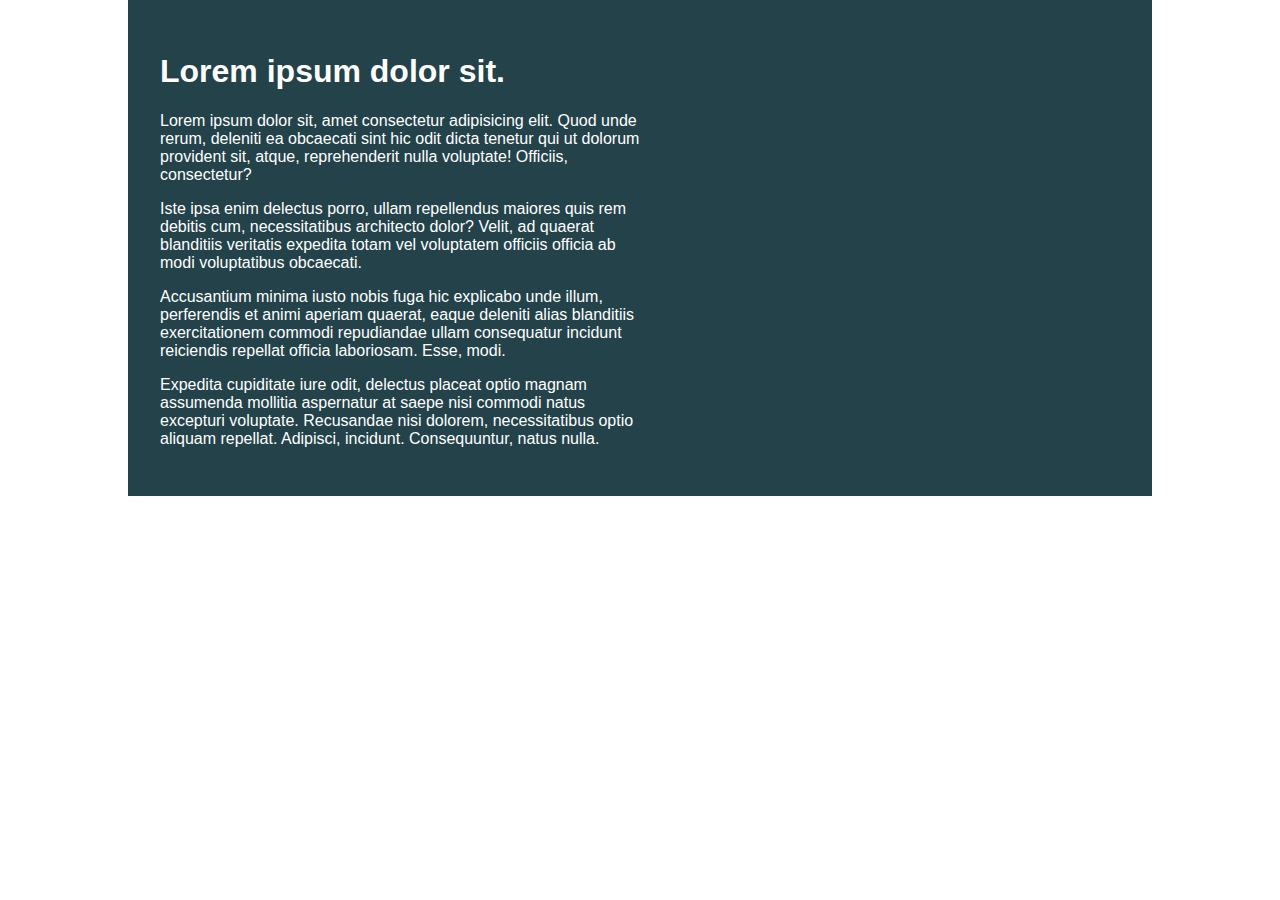
<file: challenge01/index.html>
<!DOCTYPE html>
<html lang="en">

<head>
    <meta charset="UTF-8">
    <meta name="viewport" content="width=device-width, initial-scale=1.0">
    <title>Day 01</title>

    <link rel="stylesheet" href="style.css">
</head>

<body>
    <div class="container">
        <div class="intro-content">
            <h1>Lorem ipsum dolor sit.</h1>
            <p>Lorem ipsum dolor sit, amet consectetur adipisicing elit. Quod unde rerum, deleniti ea obcaecati sint hic
                odit dicta tenetur qui ut dolorum provident sit, atque, reprehenderit nulla voluptate! Officiis,
                consectetur?</p>
            <p>Iste ipsa enim delectus porro, ullam repellendus maiores quis rem debitis cum, necessitatibus architecto
                dolor? Velit, ad quaerat blanditiis veritatis expedita totam vel voluptatem officiis officia ab modi
                voluptatibus obcaecati.</p>
            <p>Accusantium minima iusto nobis fuga hic explicabo unde illum, perferendis et animi aperiam quaerat, eaque
                deleniti alias blanditiis exercitationem commodi repudiandae ullam consequatur incidunt reiciendis
                repellat officia laboriosam. Esse, modi.</p>
            <p>Expedita cupiditate iure odit, delectus placeat optio magnam assumenda mollitia aspernatur at saepe nisi
                commodi natus excepturi voluptate. Recusandae nisi dolorem, necessitatibus optio aliquam repellat.
                Adipisci, incidunt. Consequuntur, natus nulla.</p>
        </div>
    </div>
</body>

</html>
</file>
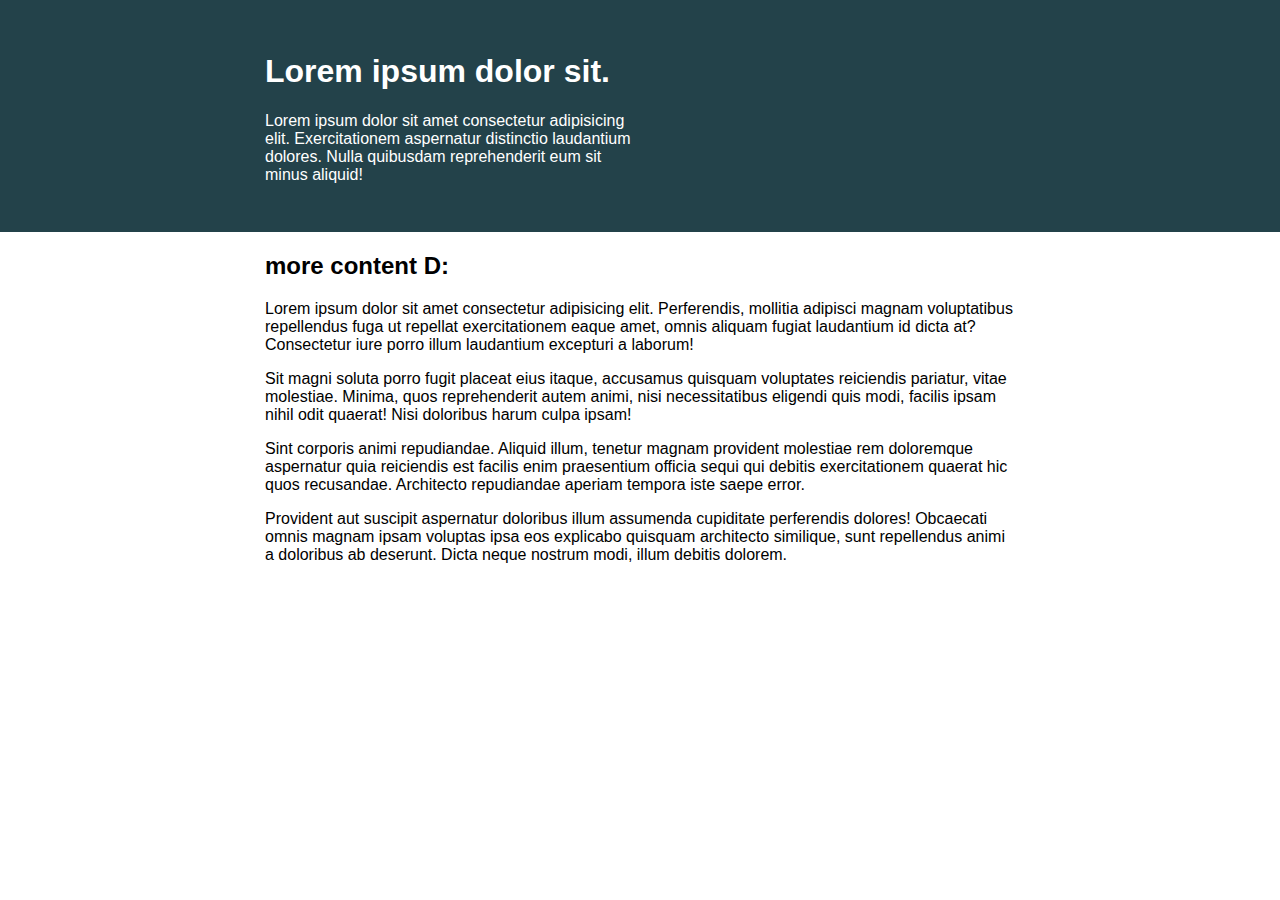
<file: challenge02/index.html>
<!DOCTYPE html>
<html lang="en">
  <head>
    <meta charset="UTF-8" />
    <meta name="viewport" content="width=device-width, initial-scale=1.0" />
    <title>Challenge 2</title>

    <link rel="stylesheet" href="style.css" />
  </head>
  <body>
    <article>
      <header class="header">
        <div class="container conent-container">
          <div class="intro-content">
            <h1>Lorem ipsum dolor sit.</h1>
            <p>
              Lorem ipsum dolor sit amet consectetur adipisicing elit.
              Exercitationem aspernatur distinctio laudantium dolores. Nulla
              quibusdam reprehenderit eum sit minus aliquid!
            </p>
          </div>
        </div>
      </header>
      <section>
        <div class="conent-container">
          <h2>more content D:</h2>
          <p>
            Lorem ipsum dolor sit amet consectetur adipisicing elit.
            Perferendis, mollitia adipisci magnam voluptatibus repellendus fuga
            ut repellat exercitationem eaque amet, omnis aliquam fugiat
            laudantium id dicta at? Consectetur iure porro illum laudantium
            excepturi a laborum!
          </p>
          <p>
            Sit magni soluta porro fugit placeat eius itaque, accusamus quisquam
            voluptates reiciendis pariatur, vitae molestiae. Minima, quos
            reprehenderit autem animi, nisi necessitatibus eligendi quis modi,
            facilis ipsam nihil odit quaerat! Nisi doloribus harum culpa ipsam!
          </p>
          <p>
            Sint corporis animi repudiandae. Aliquid illum, tenetur magnam
            provident molestiae rem doloremque aspernatur quia reiciendis est
            facilis enim praesentium officia sequi qui debitis exercitationem
            quaerat hic quos recusandae. Architecto repudiandae aperiam tempora
            iste saepe error.
          </p>
          <p>
            Provident aut suscipit aspernatur doloribus illum assumenda
            cupiditate perferendis dolores! Obcaecati omnis magnam ipsam
            voluptas ipsa eos explicabo quisquam architecto similique, sunt
            repellendus animi a doloribus ab deserunt. Dicta neque nostrum modi,
            illum debitis dolorem.
          </p>
        </div>
      </section>
    </article>
  </body>
</html>
</file>
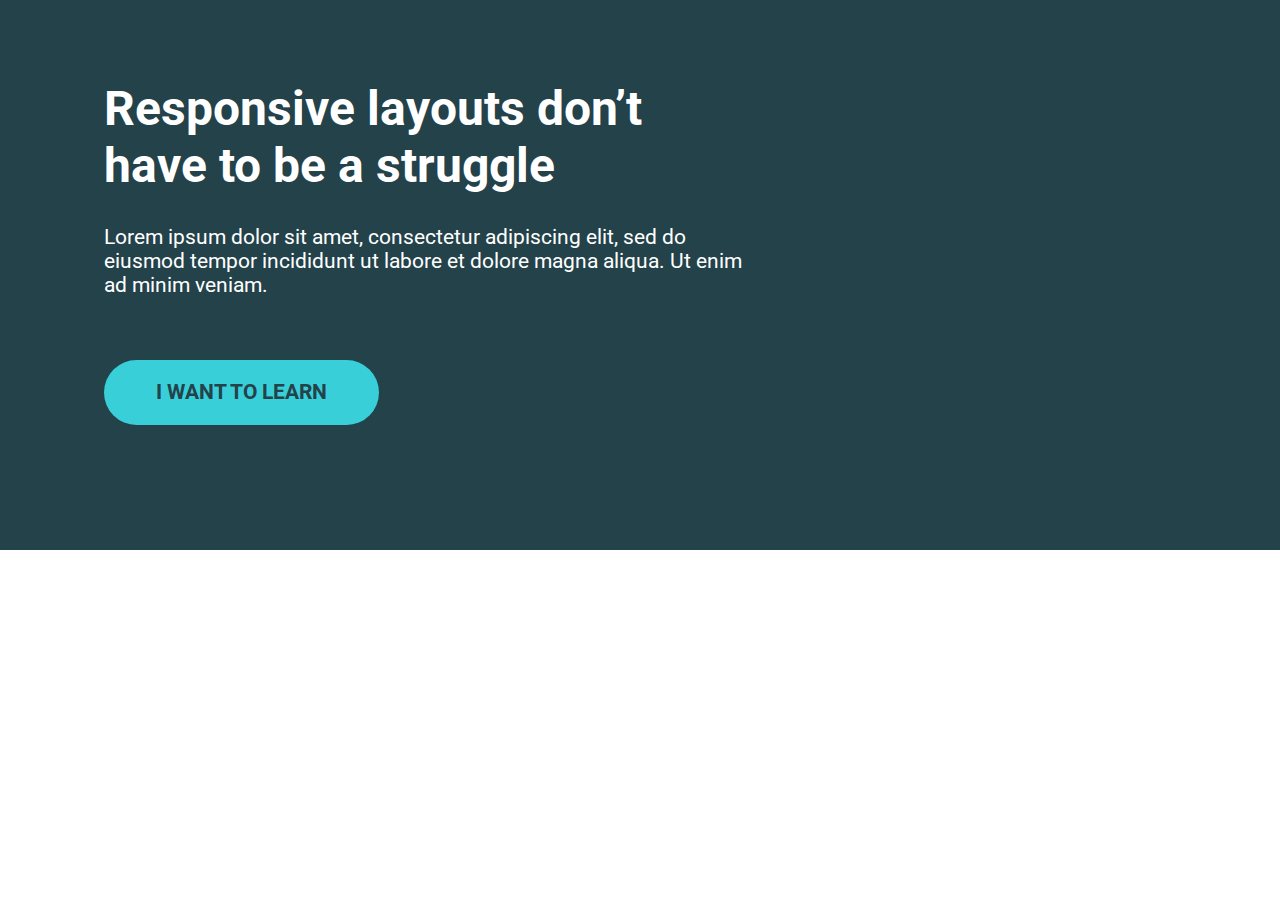
<file: challenge03/index.html>
<!DOCTYPE html>
<html lang="en">
  <head>
    <meta charset="UTF-8" />
    <meta name="viewport" content="width=device-width, initial-scale=1.0" />
    <title>Challenge 3</title>
    <link
      href="https://fonts.googleapis.com/css2?family=Roboto:wght@400;700;900&display=swap"
      rel="stylesheet"
    />
    <link rel="stylesheet" href="style.css" />
  </head>
  <body>
    <article>
      <header class="hero">
        <div class="container">
          <h1>Responsive layouts don’t have to be a struggle</h1>
          <p>
            Lorem ipsum dolor sit amet, consectetur adipiscing elit, sed do
            eiusmod tempor incididunt ut labore et dolore magna aliqua. Ut enim
            ad minim veniam.
          </p>
          <a class="action-link" href="#">I want to learn</a>
        </div>
      </header>
    </article>
  </body>
</html>
</file>
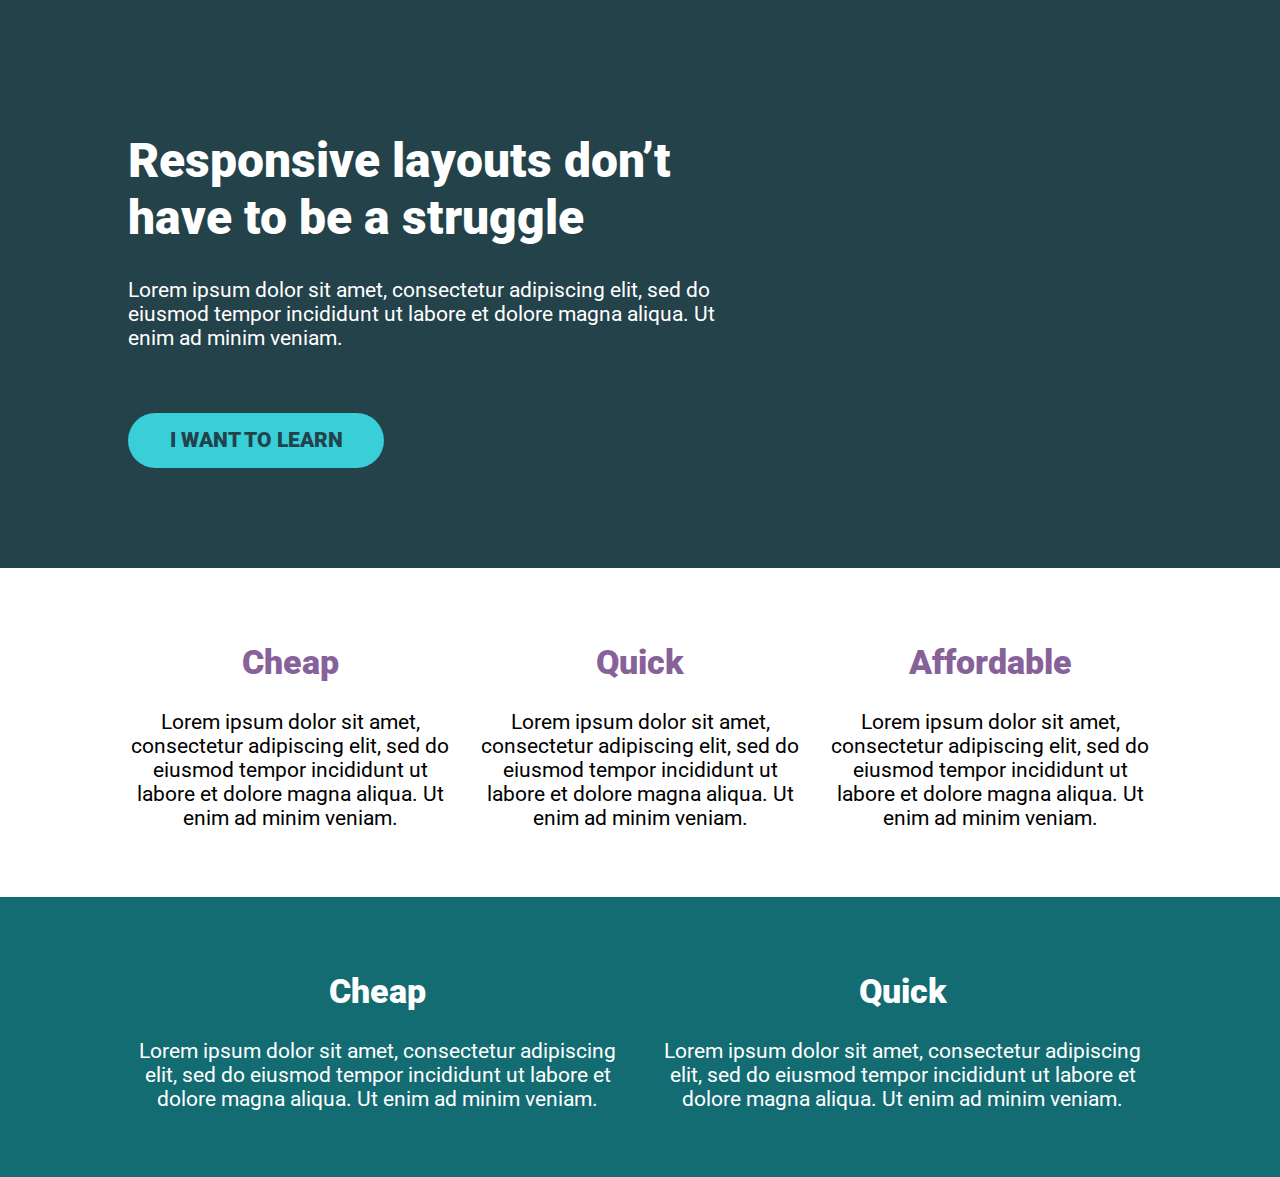
<file: challenge04/index.html>
<!DOCTYPE html>
<html lang="en">
  <head>
    <meta charset="UTF-8" />
    <meta name="viewport" content="width=device-width, initial-scale=1.0" />
    <title>Challenge time!</title>
    <link
      href="https://fonts.googleapis.com/css2?family=Roboto:wght@400;900&display=swap"
      rel="stylesheet"
    />
    <link rel="stylesheet" href="style.css" />
  </head>
  <body>
    <div class="hero">
      <div class="container">
        <div class="hero__text">
          <h1>Responsive layouts don’t have to be a struggle</h1>
          <p>
            Lorem ipsum dolor sit amet, consectetur adipiscing elit, sed do
            eiusmod tempor incididunt ut labore et dolore magna aliqua. Ut enim
            ad minim veniam.
          </p>
          <a href="#" class="btn">I want to learn</a>
        </div>
      </div>
    </div>
    <div class="section--center container">
      <div class="row">
        <div class="col">
          <h2>Cheap</h2>
          <p>
            Lorem ipsum dolor sit amet, consectetur adipiscing elit, sed do
            eiusmod tempor incididunt ut labore et dolore magna aliqua. Ut enim
            ad minim veniam.
          </p>
        </div>
        <div class="col">
          <h2>Quick</h2>
          <p>
            Lorem ipsum dolor sit amet, consectetur adipiscing elit, sed do
            eiusmod tempor incididunt ut labore et dolore magna aliqua. Ut enim
            ad minim veniam.
          </p>
        </div>
        <div class="col">
          <h2>Affordable</h2>
          <p>
            Lorem ipsum dolor sit amet, consectetur adipiscing elit, sed do
            eiusmod tempor incididunt ut labore et dolore magna aliqua. Ut enim
            ad minim veniam.
          </p>
        </div>
      </div>
    </div>

    <div class="section--bottom">
      <div class="container row">
        <div class="col">
          <h2>Cheap</h2>
          <p>
            Lorem ipsum dolor sit amet, consectetur adipiscing elit, sed do
            eiusmod tempor incididunt ut labore et dolore magna aliqua. Ut enim
            ad minim veniam.
          </p>
        </div>
        <div class="col">
          <h2>Quick</h2>
          <p>
            Lorem ipsum dolor sit amet, consectetur adipiscing elit, sed do
            eiusmod tempor incididunt ut labore et dolore magna aliqua. Ut enim
            ad minim veniam.
          </p>
        </div>
      </div>
    </div>
  </body>
</html>
</file>
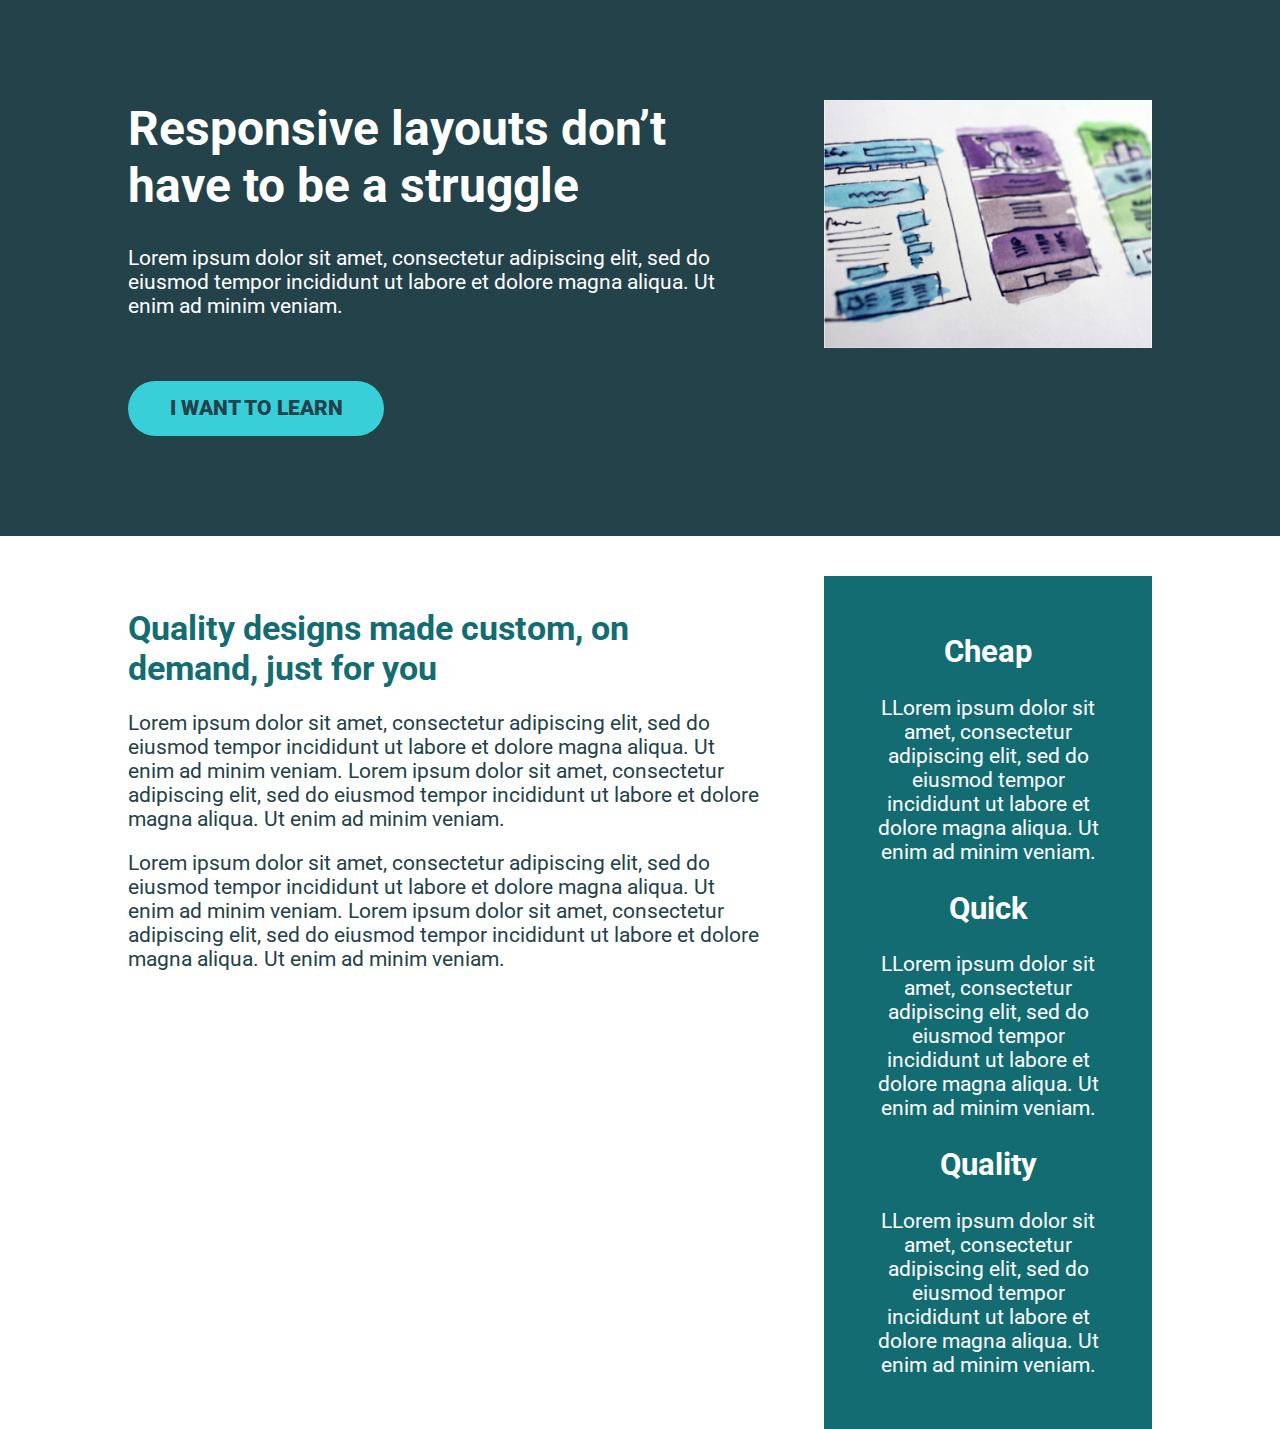
<file: challenge05/index.html>
<!DOCTYPE html>
<html lang="en">
  <head>
    <meta charset="UTF-8" />
    <meta name="viewport" content="width=device-width, initial-scale=1.0" />
    <title>Conquering Rsponsive Layouts</title>
    <link
      href="https://fonts.googleapis.com/css2?family=Roboto:wght@400;900&display=swap"
      rel="stylesheet"
    />
    <link rel="stylesheet" href="style.css" />
  </head>
  <body>
    <div class="hero">
      <div class="container row">
        <div class="hero__text">
          <h1>Responsive layouts don’t have to be a struggle</h1>
          <p>
            Lorem ipsum dolor sit amet, consectetur adipiscing elit, sed do
            eiusmod tempor incididunt ut labore et dolore magna aliqua. Ut enim
            ad minim veniam.
          </p>
          <a href="#" class="btn">I want to learn</a>
        </div>

        <img
          class="hero__img"
          src="img/hero-img.jpg"
          alt="layout structure draft"
        />
      </div>
    </div>
    <section class="container row main-wrapper">
      <article class="main">
        <h1 class="main__header">
          Quality designs made custom, on demand, just for you
        </h1>
        <p class="main__content">
          Lorem ipsum dolor sit amet, consectetur adipiscing elit, sed do
          eiusmod tempor incididunt ut labore et dolore magna aliqua. Ut enim ad
          minim veniam. Lorem ipsum dolor sit amet, consectetur adipiscing elit,
          sed do eiusmod tempor incididunt ut labore et dolore magna aliqua. Ut
          enim ad minim veniam.
        </p>
        <p class="main__content">
          Lorem ipsum dolor sit amet, consectetur adipiscing elit, sed do
          eiusmod tempor incididunt ut labore et dolore magna aliqua. Ut enim ad
          minim veniam. Lorem ipsum dolor sit amet, consectetur adipiscing elit,
          sed do eiusmod tempor incididunt ut labore et dolore magna aliqua. Ut
          enim ad minim veniam.
        </p>
      </article>

      <article class="side">
        <div>
          <h2>Cheap</h2>
          <p>
            LLorem ipsum dolor sit amet, consectetur adipiscing elit, sed do
            eiusmod tempor incididunt ut labore et dolore magna aliqua. Ut enim
            ad minim veniam.
          </p>
        </div>
        <div>
          <h2>Quick</h2>
          <p>
            LLorem ipsum dolor sit amet, consectetur adipiscing elit, sed do
            eiusmod tempor incididunt ut labore et dolore magna aliqua. Ut enim
            ad minim veniam.
          </p>
        </div>
        <div>
          <h2>Quality</h2>
          <p>
            LLorem ipsum dolor sit amet, consectetur adipiscing elit, sed do
            eiusmod tempor incididunt ut labore et dolore magna aliqua. Ut enim
            ad minim veniam.
          </p>
        </div>
      </article>
    </section>
  </body>
</html>
</file>
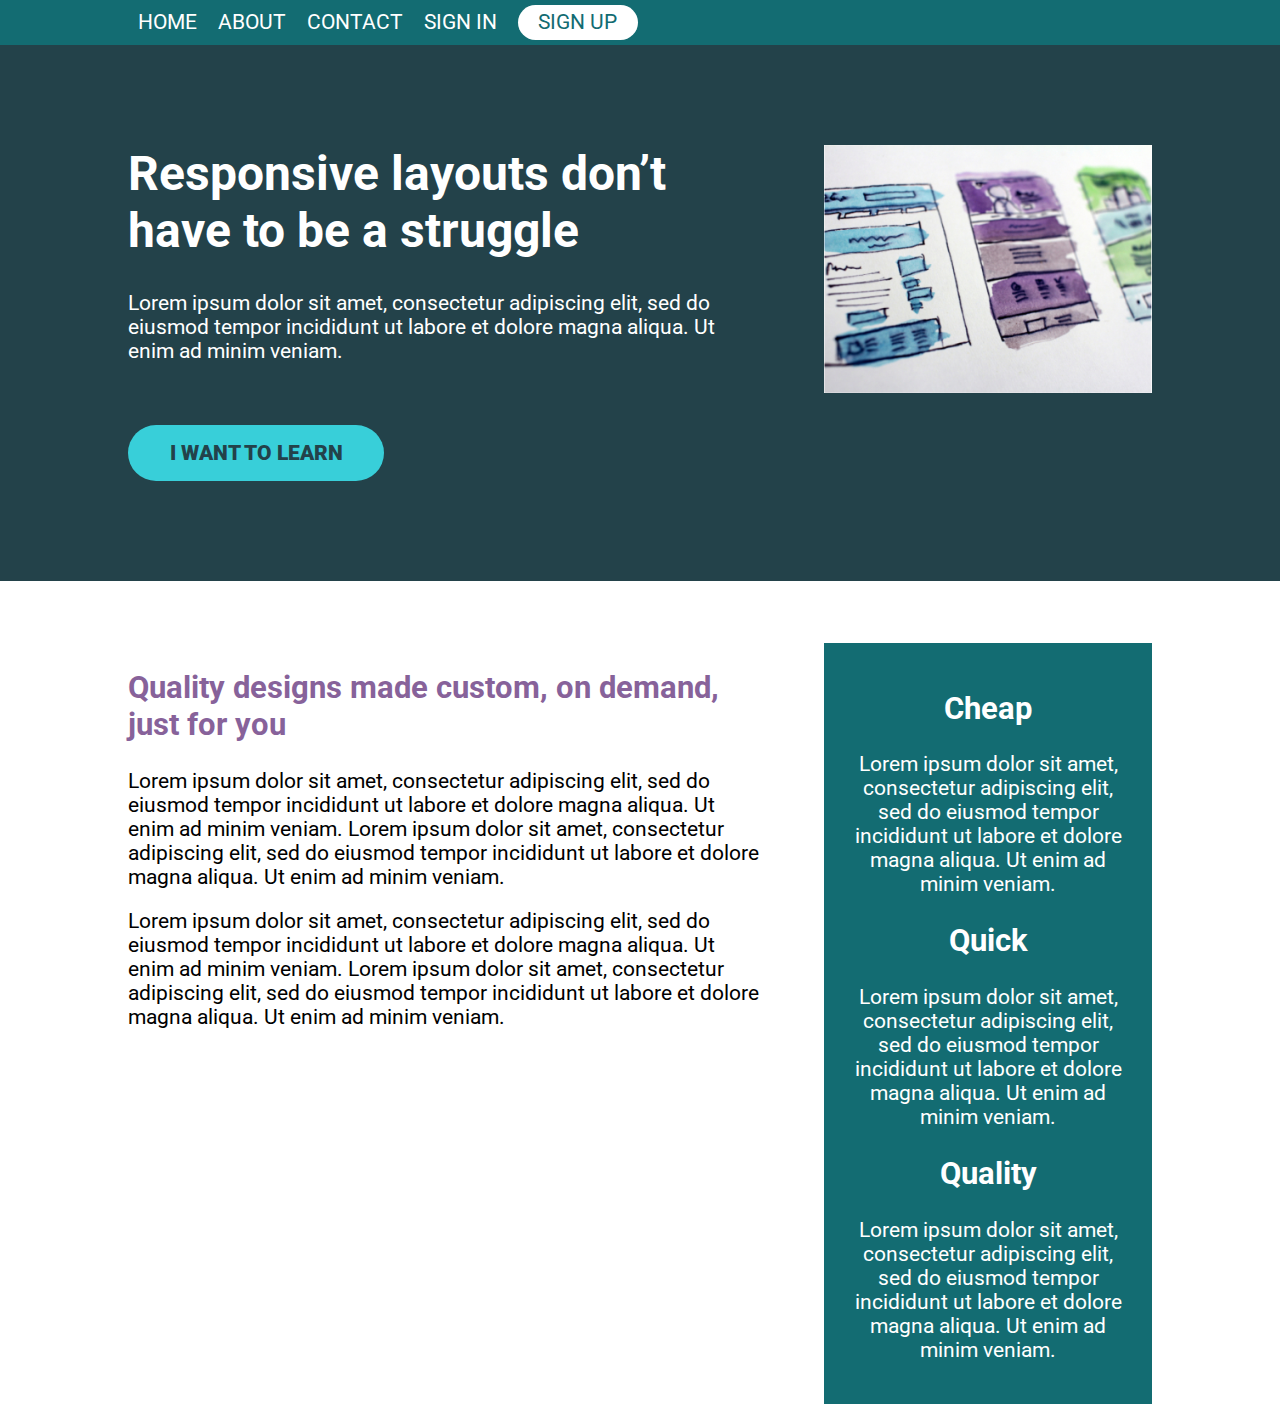
<file: challenge06/index.html>
<!DOCTYPE html>
<html lang="en">
<head>
    <meta charset="UTF-8">
    <meta name="viewport" content="width=device-width, initial-scale=1.0">
    <title>Conquering Responsive Layouts</title>
    <link href="https://fonts.googleapis.com/css2?family=Roboto:wght@400;900&display=swap" rel="stylesheet">
    <link rel="stylesheet" href="style.css">
</head>
<body>
    <header>
        <nav class="nav container">
            <ul class="nav__list">
                <li class="nav__item"><a href="#" class="nav__link">Home</a></li>
                <li class="nav__item"><a href="#" class="nav__link">About</a></li>
                <li class="nav__item"><a href="#" class="nav__link">Contact</a></li>
                <li class="nav__item"><a href="#" class="nav__link">Sign In</a></li>
                <li class="nav__item"><a href="#" class="nav__link nav__link--button">Sign up</a></li>
            </ul>
        </nav>
    </header>

    <section class="hero">
        <div class="container row">
            <div class="hero__text">
                <h1>Responsive layouts don’t have to be a struggle</h1>
                <p>Lorem ipsum dolor sit amet, consectetur adipiscing elit, sed do eiusmod tempor incididunt ut labore et dolore magna aliqua. Ut enim ad minim veniam.</p>
                <a href="#" class="btn">I want to learn</a>
            </div>
            <img src="img/hero-img.jpg" alt="UX design sketches" class="hero__img">
        </div>
    </section>

    <main class="main container row">
            <section class="primary-content">
                <h2 class="section-title">Quality designs made custom, on demand, just for you</h2>
                <p>Lorem ipsum dolor sit amet, consectetur adipiscing elit, sed do eiusmod tempor incididunt ut labore et dolore magna aliqua. Ut enim ad minim veniam. Lorem ipsum dolor sit amet, consectetur adipiscing elit, sed do eiusmod tempor incididunt ut labore et dolore magna aliqua. Ut enim ad minim veniam.</p>
                <p>Lorem ipsum dolor sit amet, consectetur adipiscing elit, sed do eiusmod tempor incididunt ut labore et dolore magna aliqua. Ut enim ad minim veniam. Lorem ipsum dolor sit amet, consectetur adipiscing elit, sed do eiusmod tempor incididunt ut labore et dolore magna aliqua. Ut enim ad minim veniam.</p>
            </section>
            <aside class="sidebar">
                <h2 class="sidebar-title">Cheap</h2>
                <p>Lorem ipsum dolor sit amet, consectetur adipiscing elit, sed do eiusmod tempor incididunt ut labore et dolore magna aliqua. Ut enim ad minim veniam.</p>

                <h2 class="sidebar-title">Quick</h2>
                <p>Lorem ipsum dolor sit amet, consectetur adipiscing elit, sed do eiusmod tempor incididunt ut labore et dolore magna aliqua. Ut enim ad minim veniam.</p>

                <h2 class="sidebar-title">Quality</h2>
                <p>Lorem ipsum dolor sit amet, consectetur adipiscing elit, sed do eiusmod tempor incididunt ut labore et dolore magna aliqua. Ut enim ad minim veniam.</p>
            </aside>
    </main>



</body>
</html>
</file>
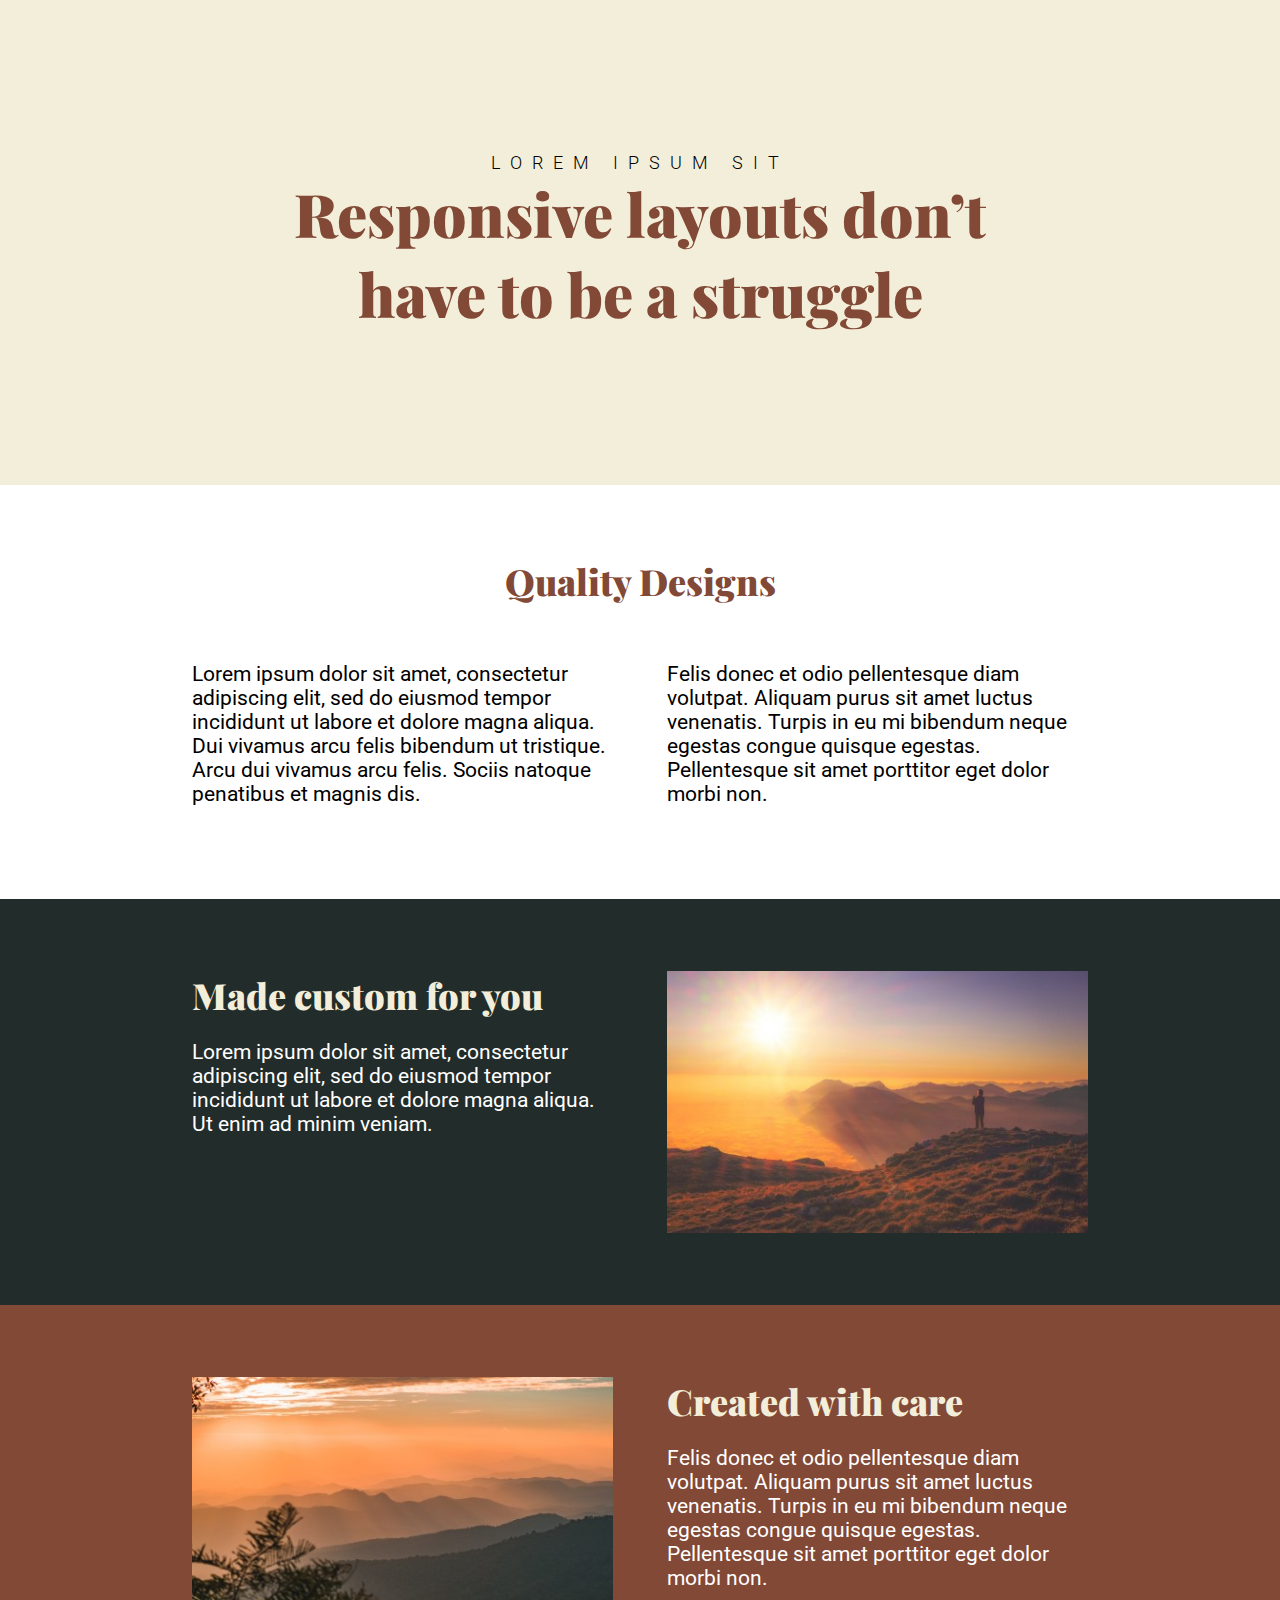
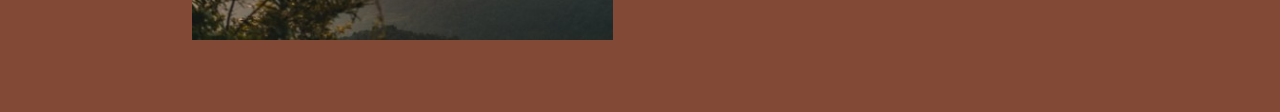
<file: challenge07/index.html>
<!DOCTYPE html>
<html lang="en">
  <head>
    <meta charset="UTF-8" />
    <meta name="viewport" content="width=device-width, initial-scale=1.0" />
    <link
      href="https://fonts.googleapis.com/css2?family=Playfair+Display:wght@900&family=Roboto:wght@300;400&display=swap"
      rel="stylesheet"
    />
    <link rel="stylesheet" href="style.css" />
    <title>Challenge 7</title>
  </head>
  <body>
    <header class="hero">
      <section class="container">
        <span class="hero-title-prefix">lorem ipsum sit</span>
        <h1 class="hero-title">
          Responsive layouts don’t <br />
          have to be a struggle
        </h1>
      </section>
    </header>
    <main>
      <section class="container">
        <h2
          class="section-title section-title--primary section-title--centered"
        >
          Quality Designs
        </h2>
        <section class="row">
          <p class="section-content">
            Lorem ipsum dolor sit amet, consectetur adipiscing elit, sed do
            eiusmod tempor incididunt ut labore et dolore magna aliqua. Dui
            vivamus arcu felis bibendum ut tristique. Arcu dui vivamus arcu
            felis. Sociis natoque penatibus et magnis dis.
          </p>
          <p class="section-content">
            Felis donec et odio pellentesque diam volutpat. Aliquam purus sit
            amet luctus venenatis. Turpis in eu mi bibendum neque egestas congue
            quisque egestas. Pellentesque sit amet porttitor eget dolor morbi
            non.
          </p>
        </section>
      </section>

      <section class="section-primary">
        <article class="container row">
          <section class="section-content section-content--contrast">
            <h2 class="section-title">Made custom for you</h2>
            <p>
              Lorem ipsum dolor sit amet, consectetur adipiscing elit, sed do
              eiusmod tempor incididunt ut labore et dolore magna aliqua. Ut
              enim ad minim veniam.
            </p>
          </section>

          <img
            class="section-content"
            src="img/image-01.jpg"
            alt="sunset over mountains covered with clouds"
          />
        </article>
      </section>

      <section class="section-secondary">
        <article class="container row row--reverse">
          <section class="section-content section-content--contrast">
            <h2 class="section-title">Created with care</h2>
            <p>
              Felis donec et odio pellentesque diam volutpat. Aliquam purus sit
              amet luctus venenatis. Turpis in eu mi bibendum neque egestas
              congue quisque egestas. Pellentesque sit amet porttitor eget dolor
              morbi non.
            </p>
          </section>
          <img
            class="section-content"
            src="img/image-02.jpg"
            alt="dawn over mountains"
          />
        </article>
      </section>
    </main>
  </body>
</html>
</file>
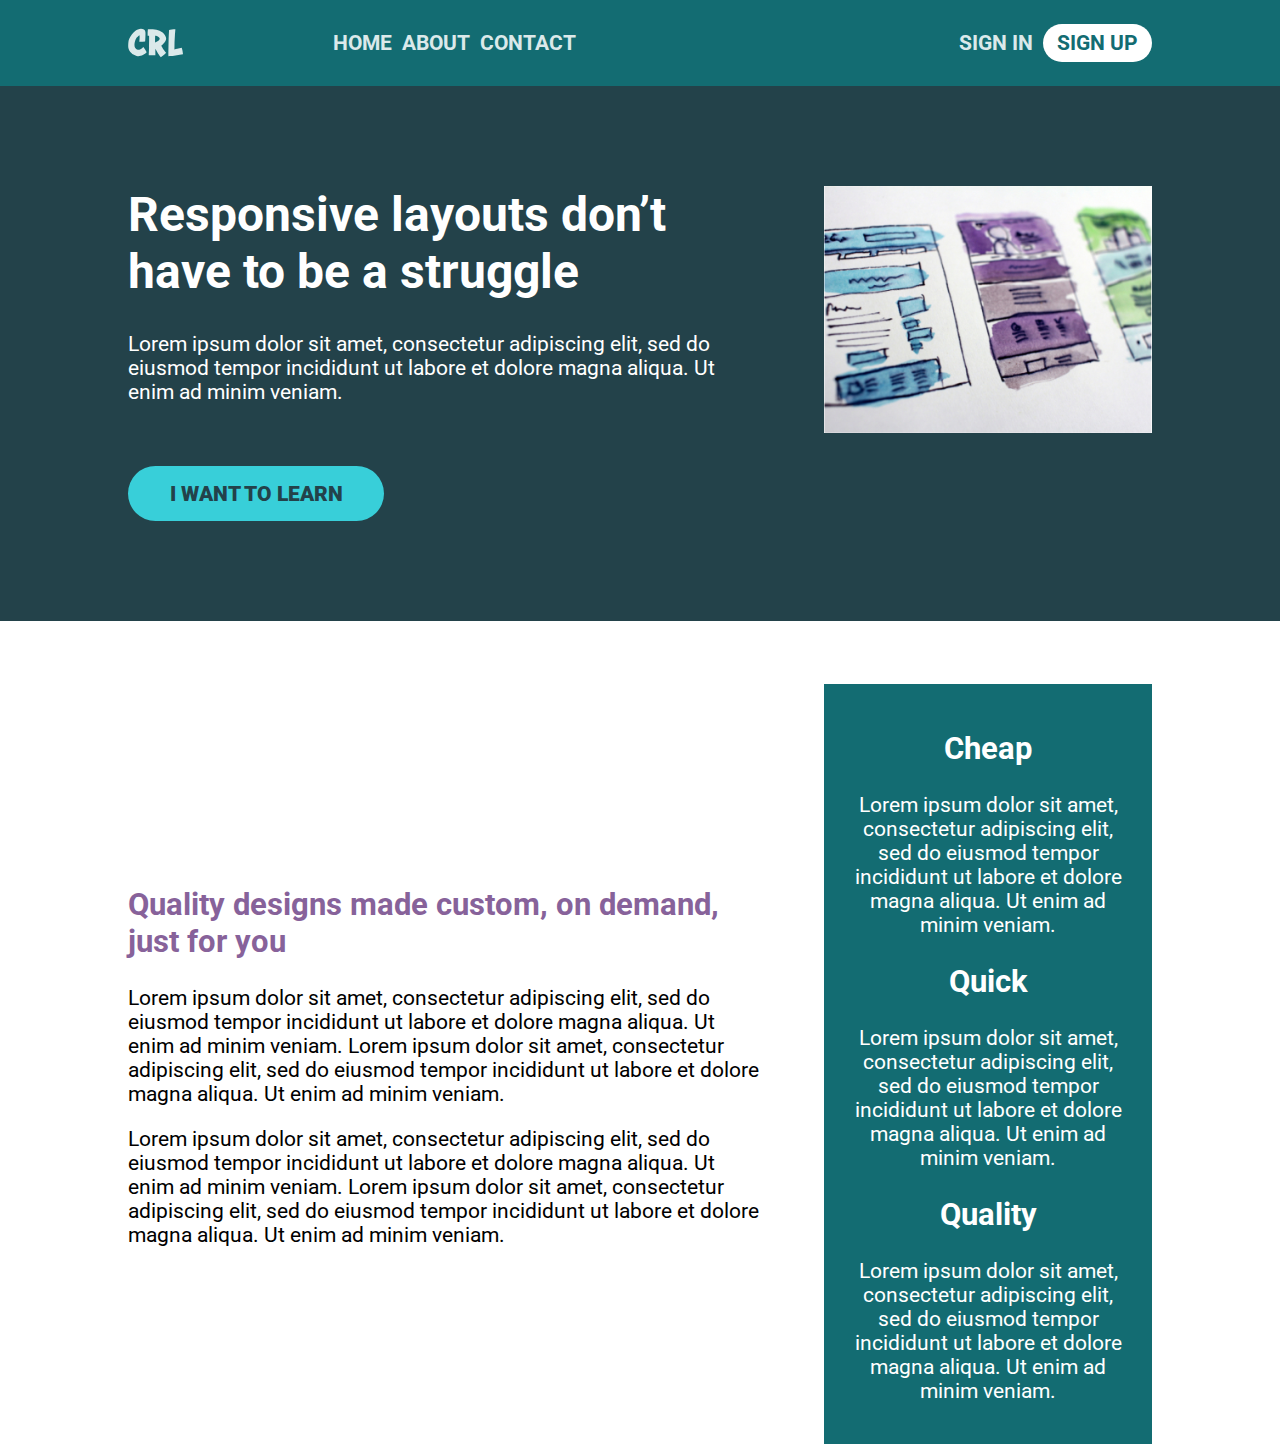
<file: challenge08/index.html>
<!DOCTYPE html>
<html lang="en">
<head>
    <meta charset="UTF-8">
    <meta name="viewport" content="width=device-width, initial-scale=1.0">
    <title>Conquering Responsive Layouts</title>
    <link href="https://fonts.googleapis.com/css2?family=Roboto:wght@400;900&display=swap" rel="stylesheet"> 
    <link rel="stylesheet" href="style.css">
</head>
<body>
    <header> 
        <div class="container row">
            <button class="nav-toggle" aria-label="open navigation">
                <span class="hamburger"></span>
            </button>
            <a class="logo" href="#">
                <img src="img/logo.svg" alt="conquering responsive layouts">
            </a>
            <nav class="nav">
                <ul class="nav__list nav__list--primary">
                    <li class="nav__item"><a href="#" class="nav__link">Home</a></li>
                    <li class="nav__item"><a href="#" class="nav__link">About</a></li>
                    <li class="nav__item"><a href="#" class="nav__link">Contact</a></li>
                </ul>
                <ul class="nav__list nav__list--secondary">
                    <li class="nav__item"><a href="#" class="nav__link">Sign In</a></li>
                    <li class="nav__item"><a href="#" class="nav__link nav__link--button">Sign up</a></li>
                </ul>
            </nav>
        </div>
    </header>
    
    <section class="hero">
        <div class="container row">
            <div class="hero__text">
                <h1>Responsive layouts don’t have to be a struggle</h1>
                <p>Lorem ipsum dolor sit amet, consectetur adipiscing elit, sed do eiusmod tempor incididunt ut labore et dolore magna aliqua. Ut enim ad minim veniam.</p>
                <a href="#" class="btn">I want to learn</a>
            </div>
            <img src="img/hero-img.jpg" alt="UX design sketches" class="hero__img">
        </div>
    </section> 

    <main class="main container row">
            <section class="primary-content">
                <h2 class="section-title">Quality designs made custom, on demand, just for you</h2>
                <p>Lorem ipsum dolor sit amet, consectetur adipiscing elit, sed do eiusmod tempor incididunt ut labore et dolore magna aliqua. Ut enim ad minim veniam. Lorem ipsum dolor sit amet, consectetur adipiscing elit, sed do eiusmod tempor incididunt ut labore et dolore magna aliqua. Ut enim ad minim veniam.</p>
                <p>Lorem ipsum dolor sit amet, consectetur adipiscing elit, sed do eiusmod tempor incididunt ut labore et dolore magna aliqua. Ut enim ad minim veniam. Lorem ipsum dolor sit amet, consectetur adipiscing elit, sed do eiusmod tempor incididunt ut labore et dolore magna aliqua. Ut enim ad minim veniam.</p>
            </section>
            <aside class="sidebar">
                <h2 class="sidebar-title">Cheap</h2>
                <p>Lorem ipsum dolor sit amet, consectetur adipiscing elit, sed do eiusmod tempor incididunt ut labore et dolore magna aliqua. Ut enim ad minim veniam.</p>

                <h2 class="sidebar-title">Quick</h2>
                <p>Lorem ipsum dolor sit amet, consectetur adipiscing elit, sed do eiusmod tempor incididunt ut labore et dolore magna aliqua. Ut enim ad minim veniam.</p>

                <h2 class="sidebar-title">Quality</h2>
                <p>Lorem ipsum dolor sit amet, consectetur adipiscing elit, sed do eiusmod tempor incididunt ut labore et dolore magna aliqua. Ut enim ad minim veniam.</p>
            </aside>
    </main>

    <script src="main.js"></script>

</body>
</html>
</file>
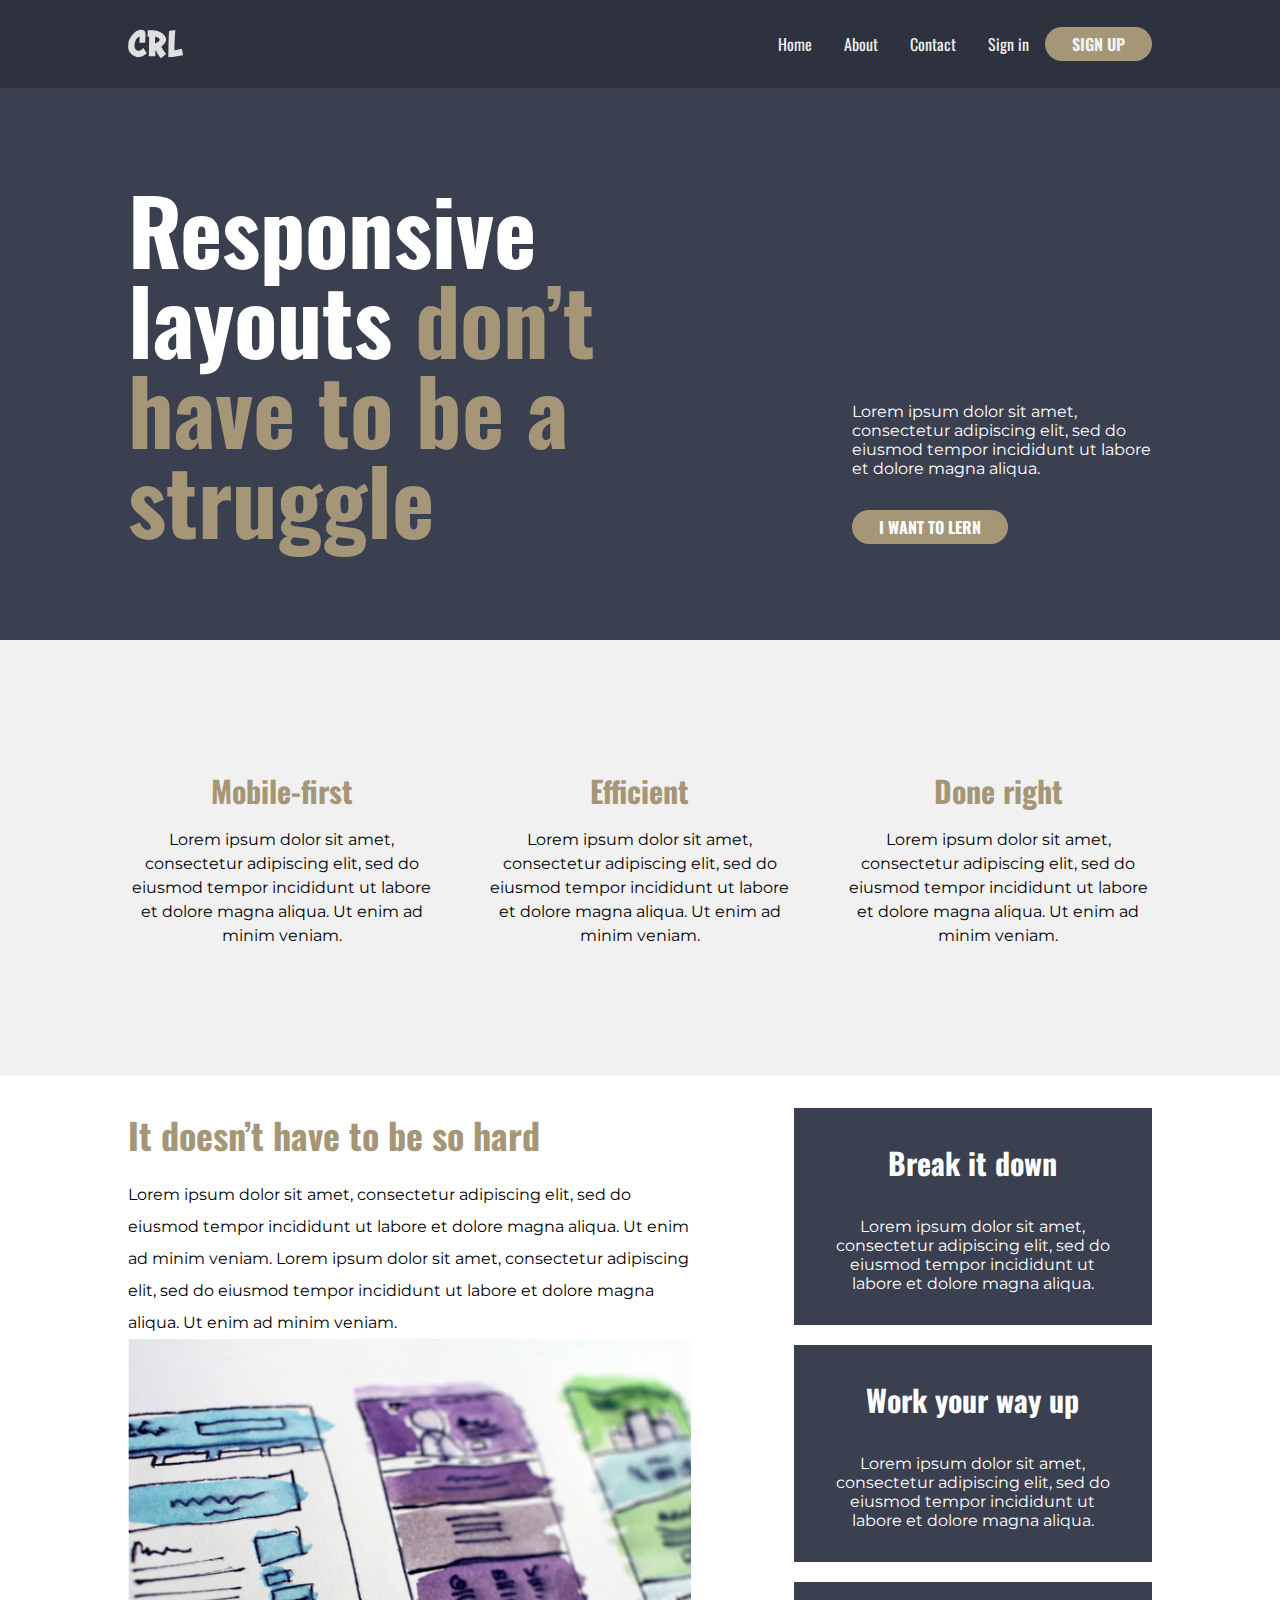
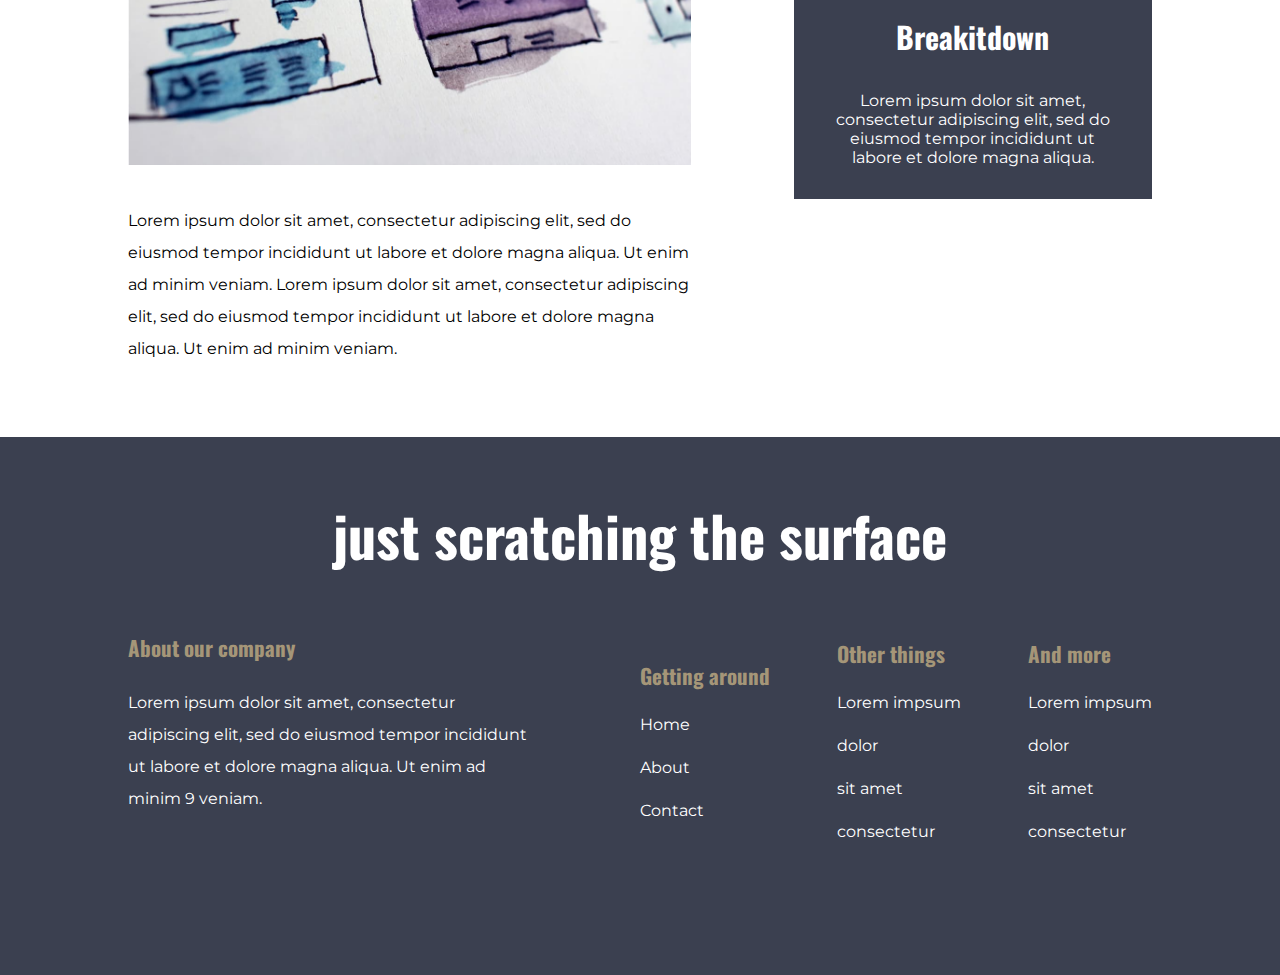
<file: challenge09/index.html>
<!DOCTYPE html>
<html lang="en">
  <head>
    <meta charset="UTF-8" />
    <meta name="viewport" content="width=device-width, initial-scale=1.0" />
    <title>Conquering Responsive Layouts</title>
    <link
      href="https://fonts.googleapis.com/css2?family=Montserrat&family=Oswald:wght@700&display=swap"
      rel="stylesheet"
    />
    <link rel="stylesheet" href="style.css" />
  </head>
  <body>
    <header class="nav-header">
      <nav class="nav-bar content">
        <img src="img/logo.svg" alt="page logo" />
        <ul class="nav-bar__links">
          <li class="nav-bar__link-item">
            <a href="#">Home</a>
          </li>
          <li class="nav-bar__link-item">
            <a href="#">About</a>
          </li>
          <li class="nav-bar__link-item">
            <a href="#">Contact</a>
          </li>
          <li class="nav-bar__link-item">
            <a href="#">Sign in</a>
          </li>
          <li class="nav-bar__link-item nav-bar__sign-up">
            <a href="#">Sign up</a>
          </li>
        </ul>
      </nav>
    </header>
    <main>
      <section class="background-blue">
        <section class="content hero">
          <h1 class="hero-title">
            Responsive <br />
            layouts
            <span class="accent"
              >don’t <br />
              have to be a <br />
              struggle</span
            >
          </h1>
          <div class="hero-descriptor">
            <p class="hero-descriptor__text">
              Lorem ipsum dolor sit amet, consectetur adipiscing elit, sed do
              eiusmod tempor incididunt ut labore et dolore magna aliqua.
            </p>
            <button class="hero-descriptor__button">I want to lern</button>
          </div>
        </section>
      </section>
      <section class="background-gray">
        <section class="content attribute-list">
          <div class="attribute-item">
            <h2 class="attribute-item__title">
              Mobile-first
            </h2>
            <p class="attribute-item__text">
              Lorem ipsum dolor sit amet, consectetur adipiscing elit, sed do
              eiusmod tempor incididunt ut labore et dolore magna aliqua. Ut
              enim ad minim veniam.
            </p>
          </div>
          <div class="attribute-item">
            <h2 class="attribute-item__title">
              Efficient
            </h2>
            <p class="attribute-item__text">
              Lorem ipsum dolor sit amet, consectetur adipiscing elit, sed do
              eiusmod tempor incididunt ut labore et dolore magna aliqua. Ut
              enim ad minim veniam.
            </p>
          </div>
          <div class="attribute-item">
            <h2 class="attribute-item__title">
              Done right
            </h2>
            <p class="attribute-item__text">
              Lorem ipsum dolor sit amet, consectetur adipiscing elit, sed do
              eiusmod tempor incididunt ut labore et dolore magna aliqua. Ut
              enim ad minim veniam.
            </p>
          </div>
        </section>
      </section>
      <section>
        <section class="content main">
          <article class="article">
            <h2 class="article__header">It doesn’t have to be so hard</h2>
            <p class="article__text">
              Lorem ipsum dolor sit amet, consectetur adipiscing elit, sed do
              eiusmod tempor incididunt ut labore et dolore magna aliqua. Ut
              enim ad minim veniam. Lorem ipsum dolor sit amet, consectetur
              adipiscing elit, sed do eiusmod tempor incididunt ut labore et
              dolore magna aliqua. Ut enim ad minim veniam.
            </p>
            <img class="article__image" src="img/showcase.jpg" />
            <p class="article__text">
              Lorem ipsum dolor sit amet, consectetur adipiscing elit, sed do
              eiusmod tempor incididunt ut labore et dolore magna aliqua. Ut
              enim ad minim veniam. Lorem ipsum dolor sit amet, consectetur
              adipiscing elit, sed do eiusmod tempor incididunt ut labore et
              dolore magna aliqua. Ut enim ad minim veniam.
            </p>
          </article>
          <aside class="sidebar">
            <div class="sidebar-item background-blue">
              <h2 class="sidebar-item__title">
                Break it down
              </h2>
              <p class="sidebar-item__text">
                Lorem ipsum dolor sit amet, consectetur adipiscing elit, sed do
                eiusmod tempor incididunt ut labore et dolore magna aliqua.
              </p>
            </div>
            <div class="sidebar-item background-blue">
              <h2 class="sidebar-item__title">
                Work your way up
              </h2>
              <p class="sidebar-item__text">
                Lorem ipsum dolor sit amet, consectetur adipiscing elit, sed do
                eiusmod tempor incididunt ut labore et dolore magna aliqua.
              </p>
            </div>
            <div class="sidebar-item background-blue">
              <h2 class="sidebar-item__title">
                Breakitdown
              </h2>
              <p class="sidebar-item__text">
                Lorem ipsum dolor sit amet, consectetur adipiscing elit, sed do
                eiusmod tempor incididunt ut labore et dolore magna aliqua.
              </p>
            </div>
          </aside>
        </section>
      </section>
      <footer class="background-blue">
        <section class="content footer">
          <header>
            <h1 class="footer__heading">just scratching the surface</h1>
          </header>
          <section class="footer-info">
            <div>
              <h2 class="footer-info__heading">About our company</h2>
              <p class="footer-info__text">
                Lorem ipsum dolor sit amet, consectetur adipiscing elit, sed do
                eiusmod tempor incididunt ut labore et dolore magna aliqua. Ut
                enim ad minim 9 veniam.
              </p>
            </div>
            <section class="footer-info-links__wrapper">
              <div class="footer-info-links">
                <h2 class="footer-info-links__heading">Getting around</h2>
                <a class="footer-info-links__link" href="#">Home</a>
                <a class="footer-info-links__link" href="#">About</a>
                <a class="footer-info-links__link" href="#">Contact</a>
              </div>
              <div class="footer-info-links">
                <h2 class="footer-info-links__heading">Other things</h2>
                <a class="footer-info-links__link" href="#">Lorem impsum</a>
                <a class="footer-info-links__link" href="#">dolor</a>
                <a class="footer-info-links__link" href="#">sit amet</a>
                <a class="footer-info-links__link" href="#">consectetur</a>
              </div>
              <div class="footer-info-links">
                <h2 class="footer-info-links__heading">And more</h2>
                <a class="footer-info-links__link" href="#">Lorem impsum</a>
                <a class="footer-info-links__link" href="#">dolor</a>
                <a class="footer-info-links__link" href="#">sit amet</a>
                <a class="footer-info-links__link" href="#">consectetur</a>
              </div>
            </section>
          </section>
        </section>
      </footer>
    </main>
  </body>
</html>
</file>
<file: challenge01/style.css>
/* INSTRUCTIONS
 *
 * 1) Limit the total width of
 *    the .intro-conent to about half
 *    of it's parent
 *
 * 2) Stop the text from overflowing
 *    out the bottom at small screen
 *    widths
 *
 * You may modify the HTML if needed
 *
 */

* {
  box-sizing: border-box;
}

body {
  margin: 0;
  font-family: sans-serif;
}

.container {
  background: #23424a;
  color: white;

  width: 80%;
  margin: 0 auto;

  padding: 2em;
}

.intro-content {
  width: 50%;
}
</file>
<file: challenge02/style.css>
/* INSTRUCTIONS
 *
 * 1) Keep the text inside .intro-content
 *    in the same place, but have the background
 *    extend from one side of the viewport
 *    to the other, no matter how wide or narrow
 *    the browser is.
 *
 * 2) Limit the maximum width of the text in the
 *    bottom area.
 *
 * You may modify the HTML if needed
 * (you probably should for this challenge)
 *
 */

* {
  box-sizing: border-box;
}

body {
  margin: 0;
  font-family: sans-serif;
}

.header {
  background: #23424a;
}

.container {
  padding: 2em 0;
  color: white;
}

.intro-content {
  width: 50%;
}

.conent-container {
  margin: 0 auto;
  max-width: 750px;
  width: 80%;
}
</file>
<file: challenge03/style.css>
* {
  box-sizing: border-box;
}

body {
  font-family: 'Roboto', sans-serif;
  font-size: 1.3rem;
  font-style: normal;
  margin: 0;
}

.hero {
  background: #23424a;
  padding: 5rem 5em 6em 5em;
}

.container {
  color: white;
  max-width: 700px;
  width: 60%;
}

.hero h1 {
  font-size: 3rem;
  font-weight: black;
  margin: unset;
}

.hero p {
  margin-bottom: 3em;
  margin-top: 1.5em;
}

.action-link {
  background: #38cfd9;
  border-radius: 5em;
  color: #23424A;
  display: inline-block;
  font-weight: bold;
  padding: 1em 2.5em;
  text-decoration: none;
  text-transform: uppercase;
  white-space: nowrap;
}

.action-link:hover,
.action-link:focus {
  opacity: 0.75;
}
</file>
<file: challenge04/style.css>
/*
////// For this challenge ///////

- You will have to modify the HTML

- You can add new classes in the HTML
  if you need to

// Requirements
1. The headings in the first row must be
   a different color
2. The two .col at the bottom must go next
   to one another
3. The section at the bottom should have
   a dark background color and a different
   color of text
4. I've removed the "gap" that I created,
   so you'll have to add it back in

   */

*,
*::before,
*::after {
  box-sizing: border-box;
}

body {
  margin: 0;
  font-family: "Roboto", sans-serif;
  font-size: 1.3rem;
}

h1 {
  font-size: 3rem;
}

h2 {
  font-size: 2.125rem;
}

h1,
h2 {
  font-weight: 900;
}

.container {
  width: 80%;
  max-width: 1100px;
  margin: 0 auto;
}

.section--center h2 {
  color: #87629A;
}

.section--bottom {
  background: #126c72;
  color: white;
}

.row {
  display: flex;
  padding: 2.2em 0;
}

.col {
  width: 100%;
  text-align: center;
}

.col + .col {
  margin-left: 1.25em;
}

.hero {
  background-color: #23424a;
  color: #fff;
  padding: 100px 0;
}

.hero__text {
  width: 60%;
}

.hero p {
  margin-bottom: 3em;
}

.btn {
  background-color: #38cfd9;
  border-radius: 100px;
  color: #23424a;
  display: inline-block;
  font-weight: 900;
  padding: 0.75em 2em;
  text-decoration: none;
  text-transform: uppercase;
}

.btn:hover,
.btn:focus {
  opacity: 0.75;
}
</file>
<file: challenge05/style.css>
/*
////// For this challenge ///////

- All text is in the text.md file

// Requirements
1. Refer to the design specs for the
   overall layout
2. The image should line up with
   the sidebar in the section
   below

*/

*,
*::before,
*::after {
  box-sizing: border-box;
}

body {
  font-family: "Roboto", sans-serif;
  font-size: 1.3rem;
  margin: 0;
}

img {
  max-width: 100%;
}

h1 {
  font-size: 3rem;
  margin-top: 0;
}

.container {
  margin: 0 auto;
  max-width: 1100px;
  width: 80%;
}

.row {
  /* display: flex => flex container */
  display: flex;
  justify-content: space-between;

  /* can't use yet */
  /* gap: 100px; */
}

.col {
  /* these are now flex items */
  width: 100%;
}

.col + .col {
  margin-left: 30px;
}

.hero {
  background-color: #23424a;
  color: #fff;
  padding: 100px 0;
}

.hero__text {
  width: 62%;
}

.hero__img {
  align-self: flex-start;
  width: 32%;
}

.hero p {
  margin-bottom: 3em;
}

.btn {
  background-color: #38cfd9;
  border-radius: 100px;
  color: #23424a;
  display: inline-block;
  font-weight: 900;
  padding: 0.75em 2em;
  text-decoration: none;
  text-transform: uppercase;
}

.btn:hover,
.btn:focus {
  opacity: 0.75;
}

.main {
  width: 62%;
  padding-top: 2rem;
}

.main-wrapper {
  margin-top: 2.5rem;
}

.main__header {
  color: #136c72;
  font-size: 2.125rem;
}

.main__content {
  color: #23424a;
}

.side {
  background-color: #136c72;
  color: white;
  padding: 1.5em 2.5em;
  text-align: center;
  width: 32%;
}
</file>
<file: challenge06/style.css>
/*
////// For this challenge ///////

- All text is in the text.md file

// Requirements
   1. Get all the navigation items next to one another
   2. Add a space between all the items
*/

*, *::before, *::after {
    box-sizing: border-box;
}

body {
    margin: 0;
    font-family: 'Roboto', sans-serif;
    font-size: 1.3rem;
}

img {
    max-width: 100%;
}

h1 {
    font-size: 3rem;
    margin-top: 0;
}

.section-title {
    color: #87629A;
}

.btn {
    display: inline-block;
    text-decoration: none;
    text-transform: uppercase;
    color: #23424A;
    font-weight: 900;
    background-color: #38CFD9;
    padding: .75em 2em;
    border-radius: 100px;
}

.btn:hover,
.btn:focus {
    opacity: .75;
}

.container {
    width: 80%;
    max-width: 1100px;
    margin: 0 auto;
}

.row {
    display: flex;
    justify-content: space-between;
}

.col {
    /* these are now flex items */
    width: 100%;
}

.col + .col {
    margin-left: 30px;
}


header {
    background: #136c72;
    padding: .5em 0;
}

.nav__list {
    margin: 0;
    padding: 0;
    list-style: none;

    display: flex;
}

.nav__link {
    color: #fff;
    text-decoration: none;
    text-transform: uppercase;
    margin: 0.5em;
}

.nav__link--button {
    background: #fff;
    color: #136c72;
    padding: .25em 1em;
    border-radius: 10em;
}

.nav__link:hover {
    opacity: .75;
}


.hero {
    padding: 100px 0;
    background-color: #23424A;
    color: #FFF;
}

.hero__text {
    width: 62%;
}

.hero__img {
    width: 32%;
    align-self: flex-start;
}

.hero p {
    margin-bottom: 3em;
}

.main {
    margin-top: 3em;
}

.primary-content {
    width: 62%;
}

.sidebar {
    width: 32%;
    padding: 1em;
    text-align: center;
    color: #fff;
    background-color: #136c72;
}
</file>
<file: challenge07/style.css>
* {
  box-sizing: border-box;
}

body {
  margin: 0;
}

.row--reverse {
  flex-direction: row-reverse;
}

.hero {
  background-color: #f3eed9;
  margin: auto 0;
  padding: 5em;
  text-align: center;
}

.hero-title {
  color: #824936;
  font-family: "Playfair Display", serif;
  font-size: 3rem;
  font-weight: 900;
  margin: 0;
}

.hero-title-prefix {
  font-family: "Roboto", monospace;
  letter-spacing: 10px;
  font-size: 1.125rem;
  font-weight: 300;
  text-transform: uppercase;
}

.container {
  margin: 0 auto;
  max-width: 70.5rem;
  padding: 4.5em 0;
  width: 70%;
}

.section-primary {
  background-color: #222c2a;
}

.section-secondary {
  background-color: #824936;
}

.section-title {
  color: #f3eed9;
  font-family: "Playfair Display", serif;
  font-size: 2.25rem;
  font-weight: 900;
  margin: 0;
}

.section-title--primary {
  color: #824936;
}

.section-title--centered {
  margin-bottom: 1em;
  text-align: center;
}

.section-content {
  font-family: "Roboto", sans-serif;
  font-size: 1.3125rem;
  font-weight: 400;
  width: 100%;
}

.section-content--contrast {
  color: white;
}

@media (min-width: 850px) {
  .row {
    display: flex;
    justify-content: space-between;
  }

  .hero-title {
    font-size: 3.75rem;
  }

  .section-content {
    width: 47%;
  }
}
</file>
<file: challenge08/style.css>
/* Challenge

   Make the navigation layout work
   on both mobile and large screens.

   Mobile-first, so mobile styles first,
   then add the large screen styles
   inside the existing media query

*/
:root {
  --nav-item-color: #dbe9ea;
}

*,
*::before,
*::after {
  box-sizing: border-box;
}

body {
  margin: 0;
  font-family: "Roboto", sans-serif;
  font-size: 1.3rem;
}

img {
  max-width: 100%;
}

h1 {
  font-size: 3rem;
  margin-top: 0;
}

ul {
  padding: none;
}

.section-title {
  color: #87629a;
}

.btn {
  display: inline-block;
  text-decoration: none;
  text-transform: uppercase;
  color: #23424a;
  font-weight: 900;
  background-color: #38cfd9;
  padding: 0.75em 2em;
  border-radius: 100px;
}

.btn:hover,
.btn:focus {
  opacity: 0.75;
}

.container {
  width: 80%;
  max-width: 1100px;
  margin: 0 auto;
  /* added for nav-toggle positioning */
  position: relative;
}

header {
  background: #136c72;
  padding: 1em 0;
  text-align: center;
}

.nav {
  width: 100%;
}

.nav-toggle {
  cursor: pointer;
  border: 0;
  width: 3em;
  height: 3em;
  padding: 0em;
  border-radius: 50%;
  background: #072a2d;
  color: white;
  transition: opacity 250ms ease;

  position: absolute;
  left: 0;
}

.nav-toggle:focus,
.nav-toggle:hover {
  opacity: 0.75;
}

.hamburger {
  width: 50%;
  position: relative;
}

.hamburger,
.hamburger::before,
.hamburger::after {
  display: block;
  margin: 0 auto;
  height: 3px;
  background: white;
}

.hamburger::before,
.hamburger::after {
  content: "";
  width: 100%;
}

.hamburger::before {
  transform: translateY(-6px);
}

.hamburger::after {
  transform: translateY(3px);
}

/* made changes here from video
   to make it more accessible.

   Works the same :) */
.nav {
  visibility: hidden;
  height: 0;
  position: absolute;
}

.nav--visible {
  visibility: visible;
  height: auto;
  position: relative;
}

.nav__link {
  color: var(--nav-item-color);
  font-weight: bold;
  text-decoration: none;
  text-transform: uppercase;
  padding: 0;
}

.nav__list {
  list-style: none;
  padding: 0;
}

.nav__list + .nav__list {
  margin-top: 30px;
}

.nav__item {
  padding: 10px 0;
}

.nav__link--button {
  background-color: white;
  border-radius: 200px;
  color: #136c72;
  padding: 7px 14px;
}

.logo {
  height: 30px;
}

.hero {
  padding: 100px 0;
  background-color: #23424a;
  color: #fff;
}

.hero__img {
  margin-top: 2em;
}

.hero p {
  margin-bottom: 3em;
}

.main {
  margin-top: 3em;
}

.sidebar {
  background-color: #136c72;
  color: #fff;
  padding: 1em;
  text-align: center;
}

@media (min-width: 800px) {
  .nav-toggle {
    display: none;
  }

  .nav {
    display: flex;
    height: auto;
    justify-content: space-between;
    position: unset;
    visibility: visible;
    width: 80%;
  }

  .nav__list {
    display: flex;
    justify-content: space-between;
    margin: 0;
  }

  .nav__list + .nav__list {
    margin: 0;
  }

  .nav__item + .nav__item {
    margin-left: 10px;
  }

  .row {
    align-items: center;
    display: flex;
    justify-content: space-between;
  }

  .hero__text {
    width: 62%;
  }

  .hero__img {
    width: 32%;
    align-self: flex-start;
    margin: 0;
  }

  .primary-content {
    width: 62%;
  }

  .sidebar {
    width: 32%;
  }
}
</file>
<file: challenge09/style.css>
@import "nav.css";
@import "hero.css";
@import "attribute.css";
@import "main.css";
@import "footer.css";

:root {
  --color-blue-dark: #2e323f;
  --color-blue: #3b4050;
  --color-blue-light: #6f737f;
  --color-accent: #a59678;
  --color-gray: #f1f1f1;

  --font-size-xl: 1.875rem; // 30px
  --font-size-l: 1.5rem; // 24px
  --font-size-m: 1.875rem; // 18px
  --font-size-s: 1rem; // 16px
}

*,
*::after {
  display: border-box;
  margin: 0;
}

.background-blue {
  background: var(--color-blue);
}

.background-gray {
  background: var(--color-gray);
}

.accent {
  color: var(--color-accent);
}

.content {
  max-width: 80%;
  margin: 0 auto;
}

/* phone */
@media (max-width: 700px) {
  .nav-bar__links {
    margin-top: 1em;
  }

  .attribute-item + .attribute-item {
    margin-top: 5%;
  }

  .sidebar-item + .sidebar-item {
    margin-top: 1.25em;
  }

  .footer-info-links {
    margin-top: 2em;
  }
}

/* tablet */
@media (min-width: 700px) {
  .attribute-list,
  .footer-info-links__wrapper,
  .nav-bar__links,
  .nav-bar,
  .sidebar {
    align-items: center;
    flex-direction: row;
  }

  .attribute-list,
  .footer-info-links__wrapper,
  .nav-bar,
  .sidebar {
    justify-content: space-between;
  }

  .attribute-item + .attribute-item {
    margin-left: 5%;
  }

  .sidebar-item__title {
    font-size: 2vw;
  }

  .sidebar-item__text {
    font-size: 1.5vw;
  }

  .sidebar-item {
    width: 20%;
  }

  .footer-info__text {
    margin-bottom: 2em;
  }
}

/* desktop */
@media (min-width: 1000px) {
  .content {
    max-width: min(1200px, 80%);
  }

  .hero,
  .main,
  .footer-info {
    flex-direction: row;
    justify-content: space-between;
  }

  .hero-descriptor {
    align-self: flex-end;
  }

  .hero {
    padding: 6em 0;
  }

  .article {
    width: 55%;
  }

  .sidebar {
    flex-direction: column;
    justify-content: flex-start;
    width: 35%;
  }

  .sidebar-item {
    width: unset;
  }

  .sidebar-item + .sidebar-item {
    margin-top: 1.25em;
  }

  .sidebar-item__title {
  font-size: var(--font-size-xl);
  }

  .sidebar-item__text {
  font-size: var(--font-size-m);
  }

  .footer-info div {
    max-width: 40%;
  }
}
</file>
